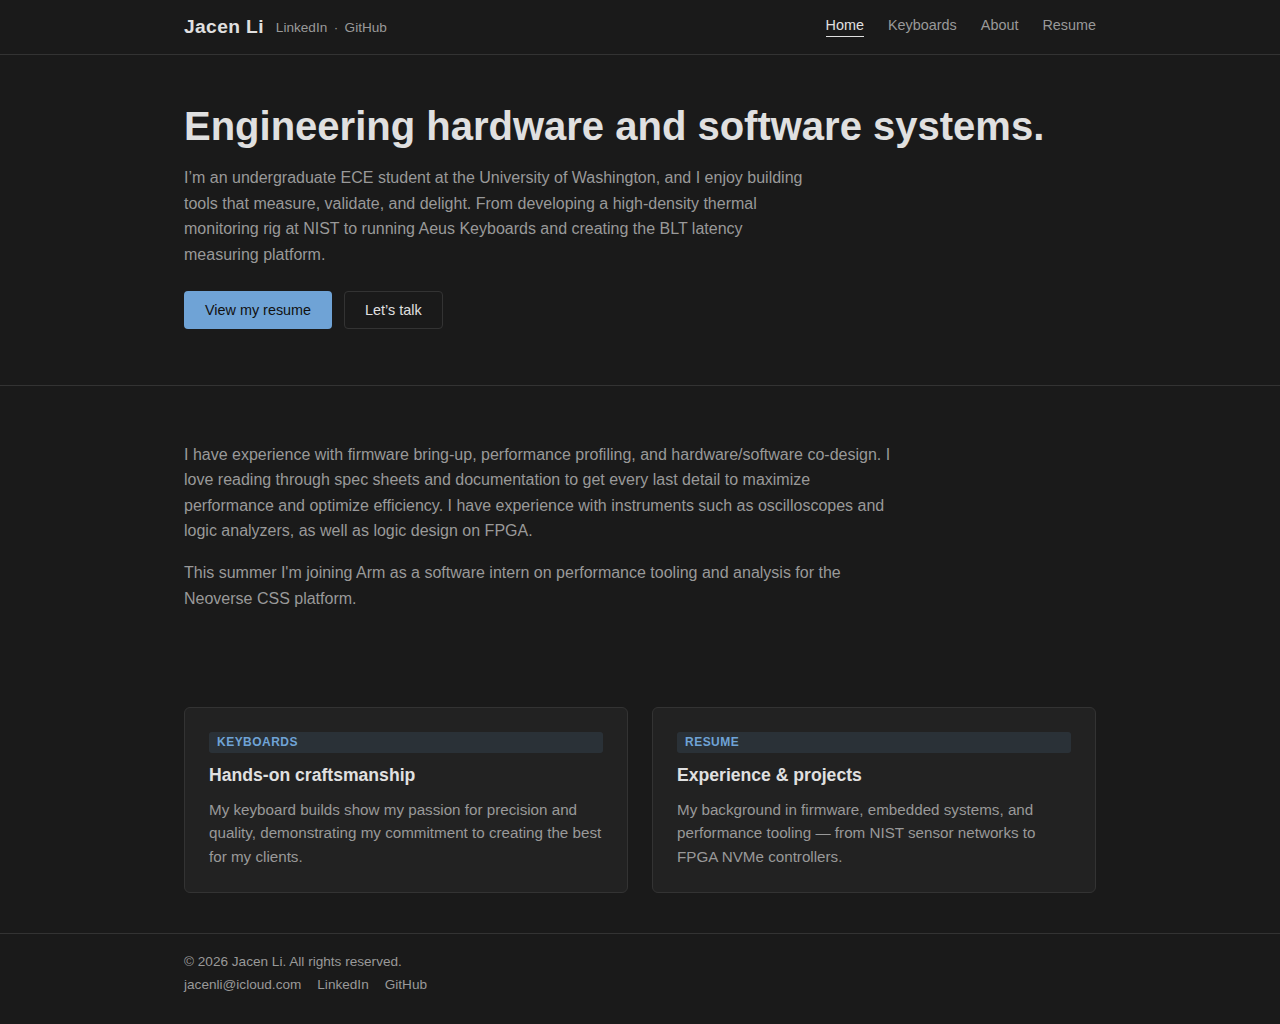
<file: index.html>
<!DOCTYPE html>
  <html lang="en">
    <head>
      <meta charset="utf-8" />
      <meta name="viewport" content="width=device-width, initial-scale=1" />

      <title>Jacen Li — Portfolio</title>
      <link rel="stylesheet" href="styles/main.css" />
    </head>
    <body>
      <header class="site-header">
        <div class="site-header__inner">
          <div class="brand-group">
            <a class="brand" href="index.html">Jacen Li</a>
            <div class="social-links">
              <a href="https://www.linkedin.com/in/jacen-li/" target="_blank" rel="noreferrer">LinkedIn</a>
              <span aria-hidden="true">·</span>
              <a href="https://github.com/jtl06" target="_blank" rel="noreferrer">GitHub</a>
            </div>
          </div>
          <nav class="site-nav">
            <a class="active" aria-current="page" href="index.html">Home</a>
            <a href="keyboards.html">Keyboards</a>
            <a href="about.html">About</a>
            <a href="resume.html">Resume</a>
          </nav>
        </div>
      </header>
      <main>
        <section class="hero">
          <div class="hero__inner">
            <h1>Engineering hardware and software systems.</h1>
            <p>
              I’m an undergraduate ECE student at the University of Washington, and I enjoy building tools that measure, validate, and delight.
              From developing a high-density thermal monitoring rig at NIST to running Aeus Keyboards and creating the BLT
              latency measuring platform.
            </p>
            <div class="hero__actions">
              <a class="button button--primary" href="resume.html">View my resume</a>
              <a class="button button--ghost" href="mailto:jacenli@icloud.com">Let’s talk</a>
            </div>
          </div>
        </section>
        <section class="section">
          <div class="content-intro">
            <p>
              I have experience with firmware bring-up, performance profiling, and hardware/software co-design.
              I love reading through spec sheets and documentation to get every last detail to maximize performance and optimize efficiency.  I have experience with instruments such as oscilloscopes and logic
              analyzers, as well as logic design on FPGA.
            </p><p>
              This summer I'm joining Arm as a software intern on performance tooling and analysis for the Neoverse CSS platform.
            </p>
          </div>
        </section>
        <section class="section">
          <div class="grid grid--two">
            <a class="card card--interactive" href="keyboards.html">
              <span class="pill">Keyboards</span>
              <h2>Hands-on craftsmanship</h2>
              <p>
                My keyboard builds show my passion for precision and quality, demonstrating my commitment to creating the best for my clients.
              </p>
            </a>
            <a class="card card--interactive" href="resume.html">
              <span class="pill">Resume</span>
              <h2>Experience &amp; projects</h2>
              <p>
                My background in firmware, embedded systems, and performance tooling — from NIST sensor networks to FPGA NVMe controllers.
              </p>
            </a>
          </div>
        </section>
      <footer class="site-footer">
        <div class="site-footer__inner">
          <span>© <span id="current-year"></span> Jacen Li. All rights reserved.</span>
          <div class="site-footer__links">
            <a href="mailto:jacenli@icloud.com">jacenli@icloud.com</a>
            <a href="https://www.linkedin.com/in/jacen-li/" target="_blank" rel="noreferrer">LinkedIn</a>
            <a href="https://github.com/jtl06" target="_blank" rel="noreferrer">GitHub</a>
          </div>
        </div>
      </footer>
      <script>
        const yearTarget = document.getElementById("current-year");
        if (yearTarget) {
          yearTarget.textContent = new Date().getFullYear();
        }
      </script>
    </body>
  </html>
</file>
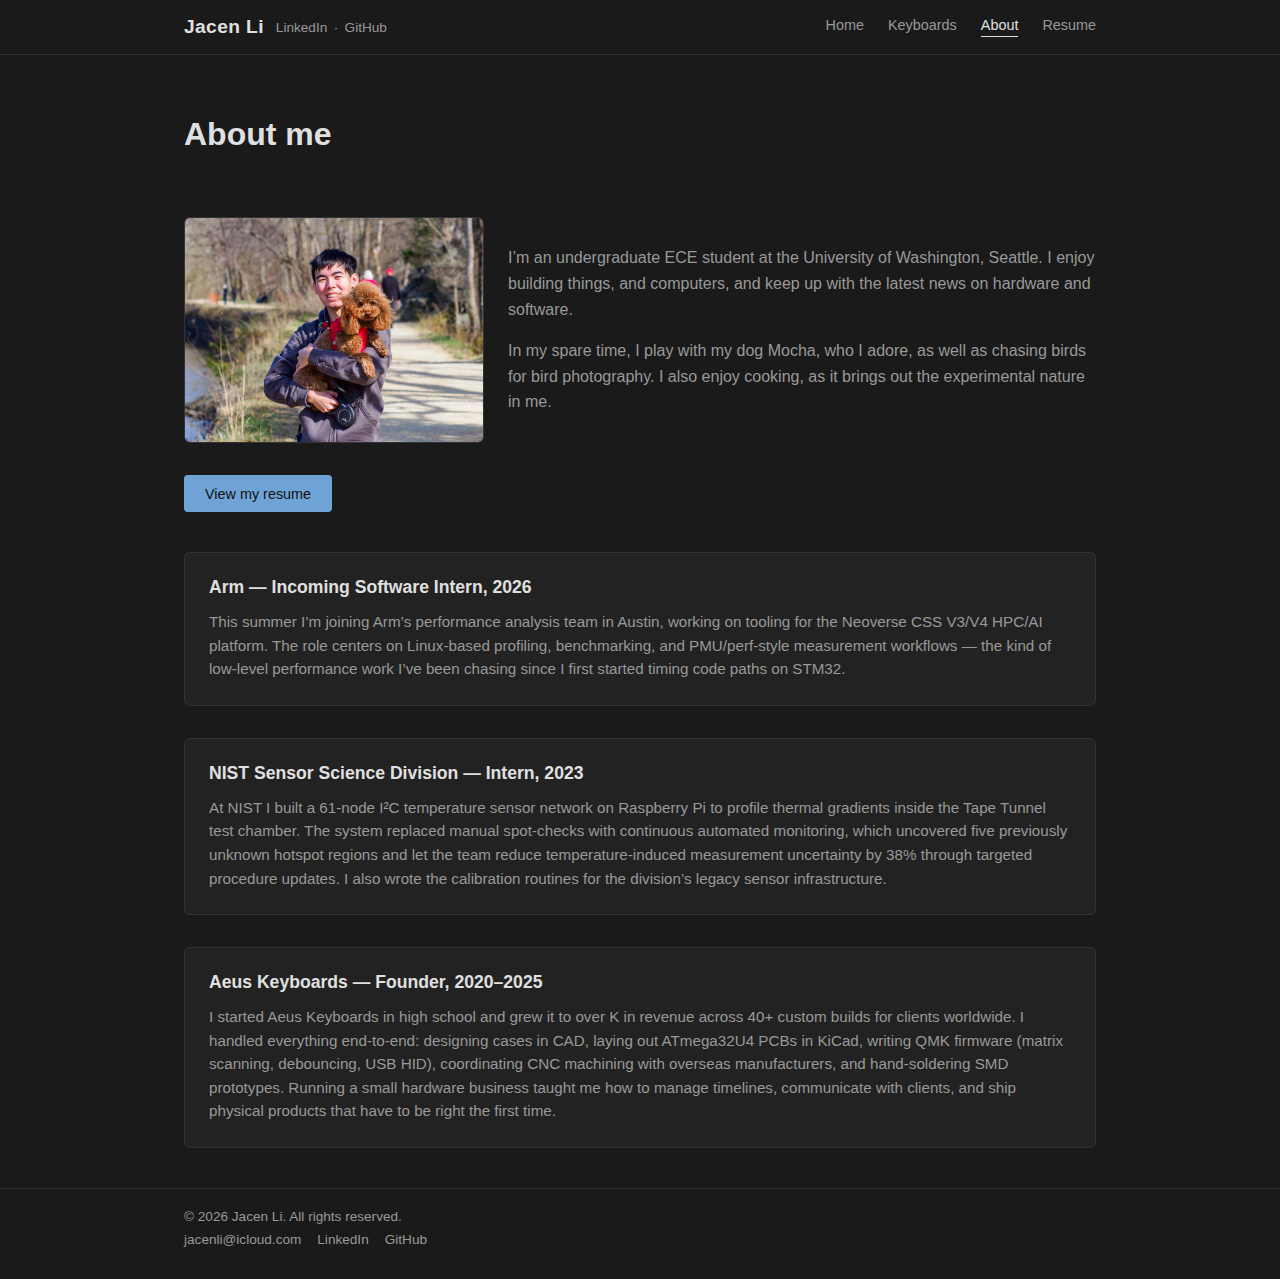
<file: about.html>
<!DOCTYPE html>
<html lang="en">
  <head>
    <meta charset="utf-8" />
    <meta name="viewport" content="width=device-width, initial-scale=1" />

    <title>About — Jacen Li</title>
    <link rel="stylesheet" href="styles/main.css" />
  </head>
  <body>
    <header class="site-header">
      <div class="site-header__inner">
        <div class="brand-group">
          <a class="brand" href="index.html">Jacen Li</a>
          <div class="social-links">
            <a href="https://www.linkedin.com/in/jacen-li/" target="_blank" rel="noreferrer">LinkedIn</a>
            <span aria-hidden="true">·</span>
            <a href="https://github.com/jtl06" target="_blank" rel="noreferrer">GitHub</a>
          </div>
        </div>
        <nav class="site-nav">
          <a href="index.html">Home</a>
          <a href="keyboards.html">Keyboards</a>
          <a class="active" aria-current="page" href="about.html">About</a>
          <a href="resume.html">Resume</a>
        </nav>
      </div>
    </header>
    <main>
      <section class="section">
        <h1>About me</h1>
        <div class="grid grid--stack">
          <div class="profile-card">
            <img
              class="profile-card__photo"
              src="Media/Jacen/jacen_mocha_2025.jpeg"
              alt="Jacen holding Mocha the dog during a walk"
            />
            <div>
              <div class="content-intro">
                <p>
                  I’m an undergraduate ECE student at the University of Washington, Seattle.
                  I enjoy building things, and computers, and keep up with the latest news on hardware and software.
                </p>
                <p>
                  In my spare time, I play with my dog Mocha, who I adore, as well as chasing birds for bird photography. 
                  I also enjoy cooking, as it brings out the experimental nature in me. 
                </p>
              </div>
            </div>
          </div>
        </div>
        <div style="margin-top: 2rem;">
          <a class="button button--primary" href="resume.html">View my resume</a>
        </div>
        <div class="grid grid--stack" style="margin-top: 2.5rem;">
          <article class="card">
            <h2>Arm — Incoming Software Intern, 2026</h2>
            <p>
              This summer I’m joining Arm’s performance analysis team in Austin, working on tooling for the
              Neoverse CSS V3/V4 HPC/AI platform. The role centers on Linux-based profiling, benchmarking, and
              PMU/perf-style measurement workflows — the kind of low-level performance work I’ve been chasing
              since I first started timing code paths on STM32.
            </p>
          </article>
          <article class="card">
            <h2>NIST Sensor Science Division — Intern, 2023</h2>
            <p>
              At NIST I built a 61-node I²C temperature sensor network on Raspberry Pi to profile thermal gradients
              inside the Tape Tunnel test chamber. The system replaced manual spot-checks with continuous automated
              monitoring, which uncovered five previously unknown hotspot regions and let the team reduce
              temperature-induced measurement uncertainty by 38% through targeted procedure updates. I also wrote
              the calibration routines for the division’s legacy sensor infrastructure.
            </p>
          </article>
          <article class="card">
            <h2>Aeus Keyboards — Founder, 2020–2025</h2>
            <p>
              I started Aeus Keyboards in high school and grew it to over K in revenue across 40+ custom builds
              for clients worldwide. I handled everything end-to-end: designing cases in CAD, laying out ATmega32U4
              PCBs in KiCad, writing QMK firmware (matrix scanning, debouncing, USB HID), coordinating CNC
              machining with overseas manufacturers, and hand-soldering SMD prototypes. Running a small hardware
              business taught me how to manage timelines, communicate with clients, and ship physical products
              that have to be right the first time.
            </p>
          </article>
        </div>
      </section>
    </main>
    <footer class="site-footer">
      <div class="site-footer__inner">
        <span>© <span id="current-year"></span> Jacen Li. All rights reserved.</span>
        <div class="site-footer__links">
          <a href="mailto:jacenli@icloud.com">jacenli@icloud.com</a>
          <a href="https://www.linkedin.com/in/jacen-li/" target="_blank" rel="noreferrer">LinkedIn</a>
          <a href="https://github.com/jtl06" target="_blank" rel="noreferrer">GitHub</a>
        </div>
      </div>
    </footer>
    <script>
      const yearTarget = document.getElementById("current-year");
      if (yearTarget) {
        yearTarget.textContent = new Date().getFullYear();
      }
    </script>
  </body>
</html>
</file>
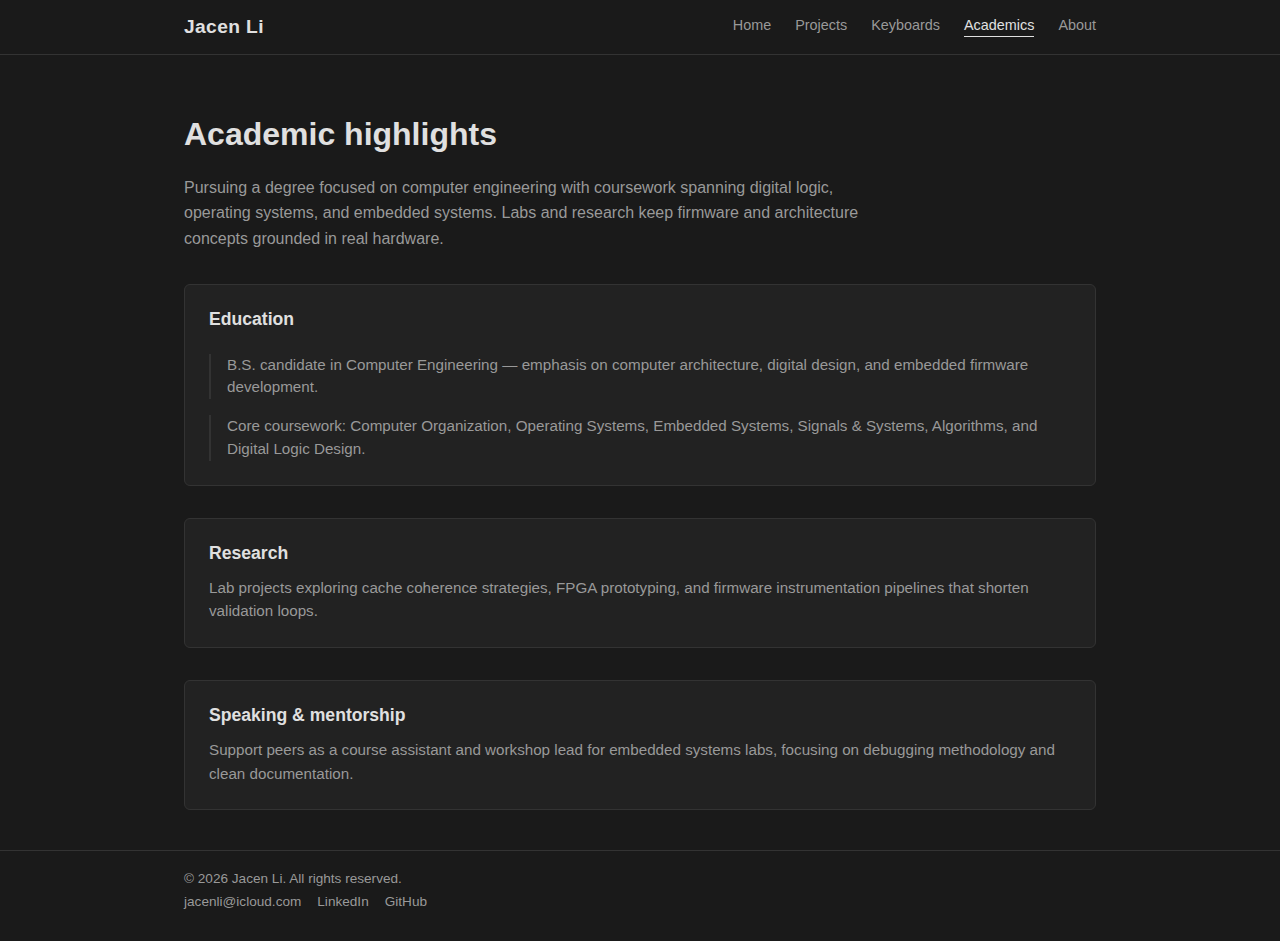
<file: academics.html>
<!DOCTYPE html>
<html lang="en">
  <head>
    <meta charset="utf-8" />
    <meta name="viewport" content="width=device-width, initial-scale=1" />
    <title>Academics — Jacen Li</title>
    <link rel="stylesheet" href="styles/main.css" />
  </head>
  <body>
    <header class="site-header">
      <div class="site-header__inner">
        <a class="brand" href="index.html">Jacen Li</a>
        <nav class="site-nav">
          <a href="index.html">Home</a>
          <a href="projects.html">Projects</a>
          <a href="keyboards.html">Keyboards</a>
          <a class="active" aria-current="page" href="academics.html">Academics</a>
          <a href="about.html">About</a>
        </nav>
      </div>
    </header>

    <main>
      <section class="section">
        <h1>Academic highlights</h1>
        <div class="content-intro">
          <p>
            Pursuing a degree focused on computer engineering with coursework spanning digital logic, operating systems,
            and embedded systems. Labs and research keep firmware and architecture concepts grounded in real hardware.
          </p>
        </div>

        <div class="grid grid--stack">
          <article class="card">
            <h2>Education</h2>
            <ul class="list">
              <li class="list__item">
                B.S. candidate in Computer Engineering — emphasis on computer architecture, digital design, and embedded
                firmware development.
              </li>
              <li class="list__item">
                Core coursework: Computer Organization, Operating Systems, Embedded Systems, Signals &amp; Systems,
                Algorithms, and Digital Logic Design.
              </li>
            </ul>
          </article>

          <article class="card">
            <h2>Research</h2>
            <p>
              Lab projects exploring cache coherence strategies, FPGA prototyping, and firmware instrumentation pipelines
              that shorten validation loops.
            </p>
          </article>

          <article class="card">
            <h2>Speaking &amp; mentorship</h2>
            <p>
              Support peers as a course assistant and workshop lead for embedded systems labs, focusing on debugging
              methodology and clean documentation.
            </p>
          </article>
        </div>
      </section>
    </main>

    <footer class="site-footer">
      <div class="site-footer__inner">
        <span>© <span id="current-year"></span> Jacen Li. All rights reserved.</span>
        <div class="site-footer__links">
          <a href="mailto:jacenli@icloud.com">jacenli@icloud.com</a>
          <a href="https://www.linkedin.com/in/jacen-li/" target="_blank" rel="noreferrer">LinkedIn</a>
          <a href="https://github.com/jtl06" target="_blank" rel="noreferrer">GitHub</a>
        </div>
      </div>
    </footer>

    <script>
      const yearTarget = document.getElementById("current-year");
      if (yearTarget) {
        yearTarget.textContent = new Date().getFullYear();
      }
    </script>
  </body>
</html>
</file>
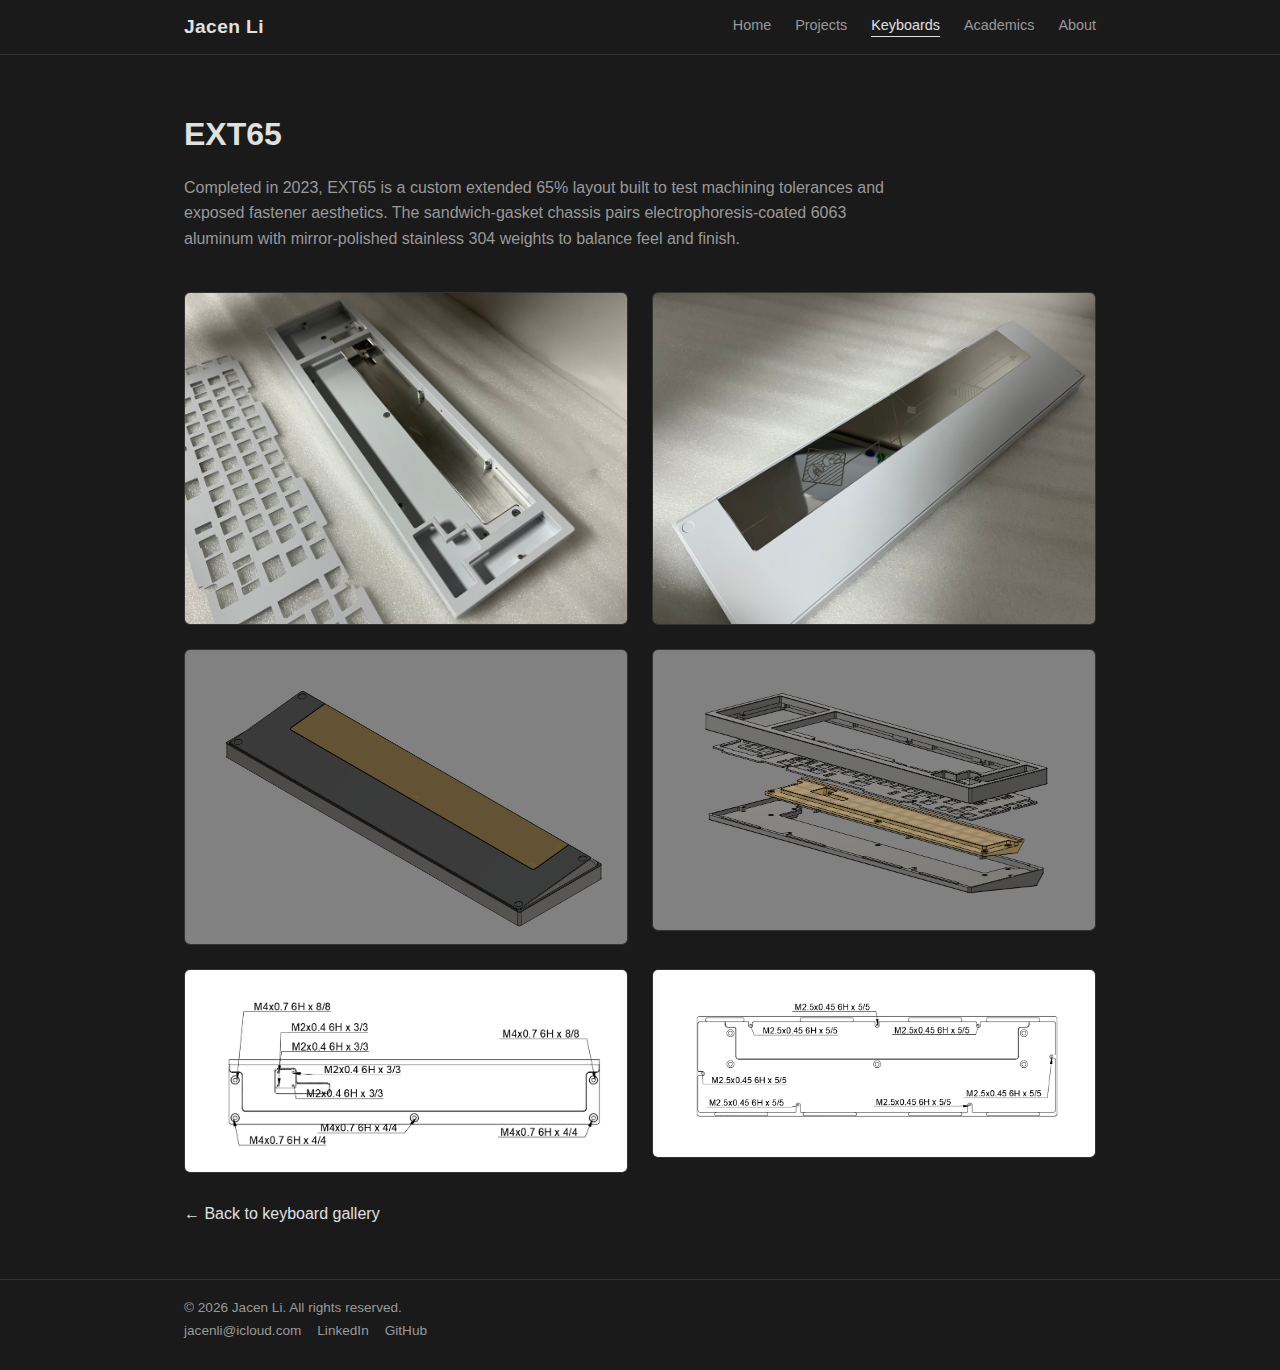
<file: keyboard-ext65.html>
<!DOCTYPE html>
<html lang="en">
  <head>
    <meta charset="utf-8" />
    <meta name="viewport" content="width=device-width, initial-scale=1" />
    <title>EXT65 — Jacen Li</title>
    <link rel="stylesheet" href="styles/main.css" />
  </head>
  <body>
    <header class="site-header">
      <div class="site-header__inner">
        <a class="brand" href="index.html">Jacen Li</a>
        <nav class="site-nav">
          <a href="index.html">Home</a>
          <a href="projects.html">Projects</a>
          <a class="active" aria-current="page" href="keyboards.html">Keyboards</a>
          <a href="academics.html">Academics</a>
          <a href="about.html">About</a>
        </nav>
      </div>
    </header>

    <main>
      <section class="section">
        <div class="page-intro">
          <h1>EXT65</h1>
          <p class="content-intro">
            Completed in 2023, EXT65 is a custom extended 65% layout built to test machining tolerances and exposed
            fastener aesthetics. The sandwich-gasket chassis pairs electrophoresis-coated 6063 aluminum with mirror-polished
            stainless 304 weights to balance feel and finish.
          </p>
        </div>

        <div class="gallery">
          <img class="gallery__image" src="Media/EXT65/EXT65Full.jpg" alt="EXT65 top overview with keycaps installed" />
          <img class="gallery__image" src="Media/EXT65/EXT65Rear.jpg" alt="EXT65 rear angle with exposed fasteners" />
          <img class="gallery__image" src="Media/EXT65/EXT65CAD.png" alt="CAD render of EXT65 assembled chassis" />
          <img class="gallery__image" src="Media/EXT65/EXT65CAD_exploded.png" alt="Exploded CAD view of EXT65 components" />
          <img class="gallery__image" src="Media/EXT65/EXT65WEIGHT_THREADS.png" alt="Close-up of EXT65 weight mounting threads" />
          <img class="gallery__image" src="Media/EXT65/EXT65_Bottom_Technical_Drawing.png" alt="Technical drawing of EXT65 bottom case" />
        </div>

        <p style="margin-top: 2rem;">
          <a href="keyboards.html">← Back to keyboard gallery</a>
        </p>
      </section>
    </main>

    <footer class="site-footer">
      <div class="site-footer__inner">
        <span>© <span id="current-year"></span> Jacen Li. All rights reserved.</span>
        <div class="site-footer__links">
          <a href="mailto:jacenli@icloud.com">jacenli@icloud.com</a>
          <a href="https://www.linkedin.com/in/jacen-li/" target="_blank" rel="noreferrer">LinkedIn</a>
          <a href="https://github.com/jtl06" target="_blank" rel="noreferrer">GitHub</a>
        </div>
      </div>
    </footer>

    <script>
      const yearTarget = document.getElementById("current-year");
      if (yearTarget) {
        yearTarget.textContent = new Date().getFullYear();
      }
    </script>
  </body>
</html>
</file>
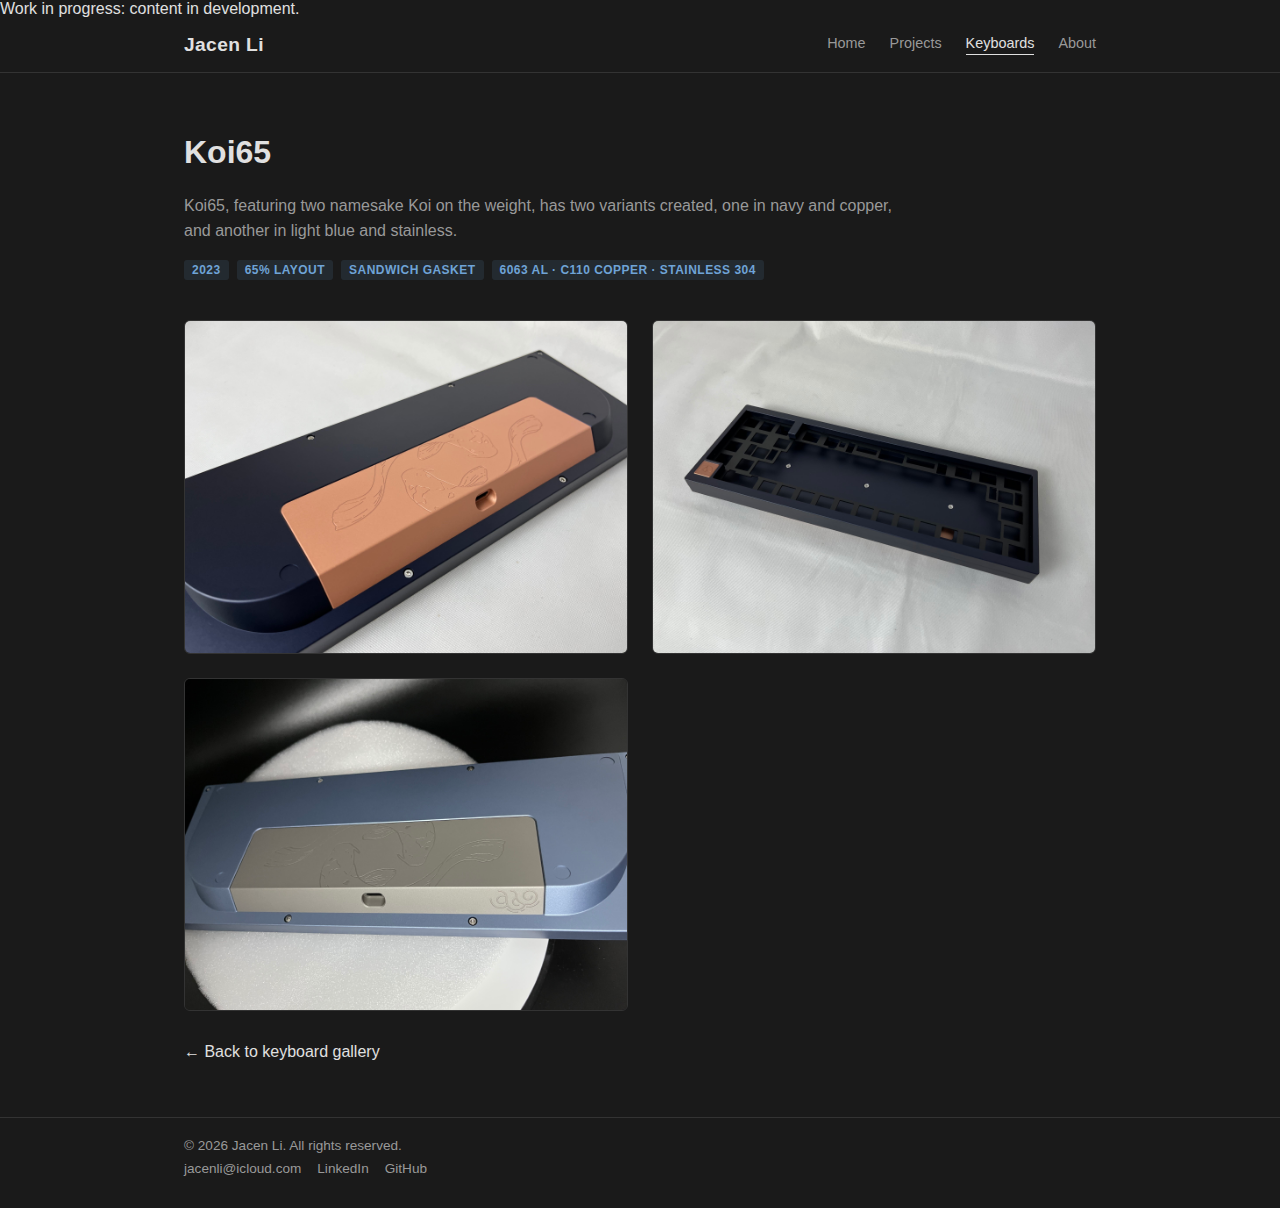
<file: keyboard-koi65.html>
<!DOCTYPE html>
<html lang="en">
  <head>
    <meta charset="utf-8" />
    <meta name="viewport" content="width=device-width, initial-scale=1" />
    <title>Koi65 — Jacen Li</title>
    <link rel="stylesheet" href="styles/main.css" />
  </head>
  <body>
    <div class="banner">Work in progress: content in development.</div>
    <header class="site-header">
      <div class="site-header__inner">
        <a class="brand" href="index.html">Jacen Li</a>
        <nav class="site-nav">
          <a href="index.html">Home</a>
          <a href="projects.html">Projects</a>
          <a class="active" aria-current="page" href="keyboards.html">Keyboards</a>
          <a href="about.html">About</a>
        </nav>
      </div>
    </header>

    <main>
      <section class="section">
        <div class="page-intro">
          <h1>Koi65</h1>
          <p class="content-intro">
            Koi65, featuring two namesake Koi on the weight, has two variants created, one in navy and copper, and another in light blue and stainless. 
          </p>
          <ul class="meta-list">
            <li class="meta-list__item">2023</li>
            <li class="meta-list__item">65% layout</li>
            <li class="meta-list__item">Sandwich gasket</li>
            <li class="meta-list__item">6063 Al · C110 copper · stainless 304</li>
          </ul>
        </div>

        <div class="gallery">
          <img class="gallery__image" src="Media/Koi65/Koi65Closeback.jpg" alt="Close-up of Koi65 rear weight and finish" />
          <img class="gallery__image" src="Media/Koi65/Koi65%20Rear.jpg" alt="Rear view of Koi65 keyboard showing koi engraving" />
          <img class="gallery__image" src="Media/Koi65/Koi65_alt.jpg" alt="Stainless steel Koi65 variant with alternate weight design" />
        </div>

        <p style="margin-top: 2rem;">
          <a href="keyboards.html">← Back to keyboard gallery</a>
        </p>
      </section>
    </main>

    <footer class="site-footer">
      <div class="site-footer__inner">
        <span>© <span id="current-year"></span> Jacen Li. All rights reserved.</span>
        <div class="site-footer__links">
          <a href="mailto:jacenli@icloud.com">jacenli@icloud.com</a>
          <a href="https://www.linkedin.com/in/jacen-li/" target="_blank" rel="noreferrer">LinkedIn</a>
          <a href="https://github.com/jtl06" target="_blank" rel="noreferrer">GitHub</a>
        </div>
      </div>
    </footer>

    <script>
      const yearTarget = document.getElementById("current-year");
      if (yearTarget) {
        yearTarget.textContent = new Date().getFullYear();
      }
    </script>
  </body>
</html>
</file>
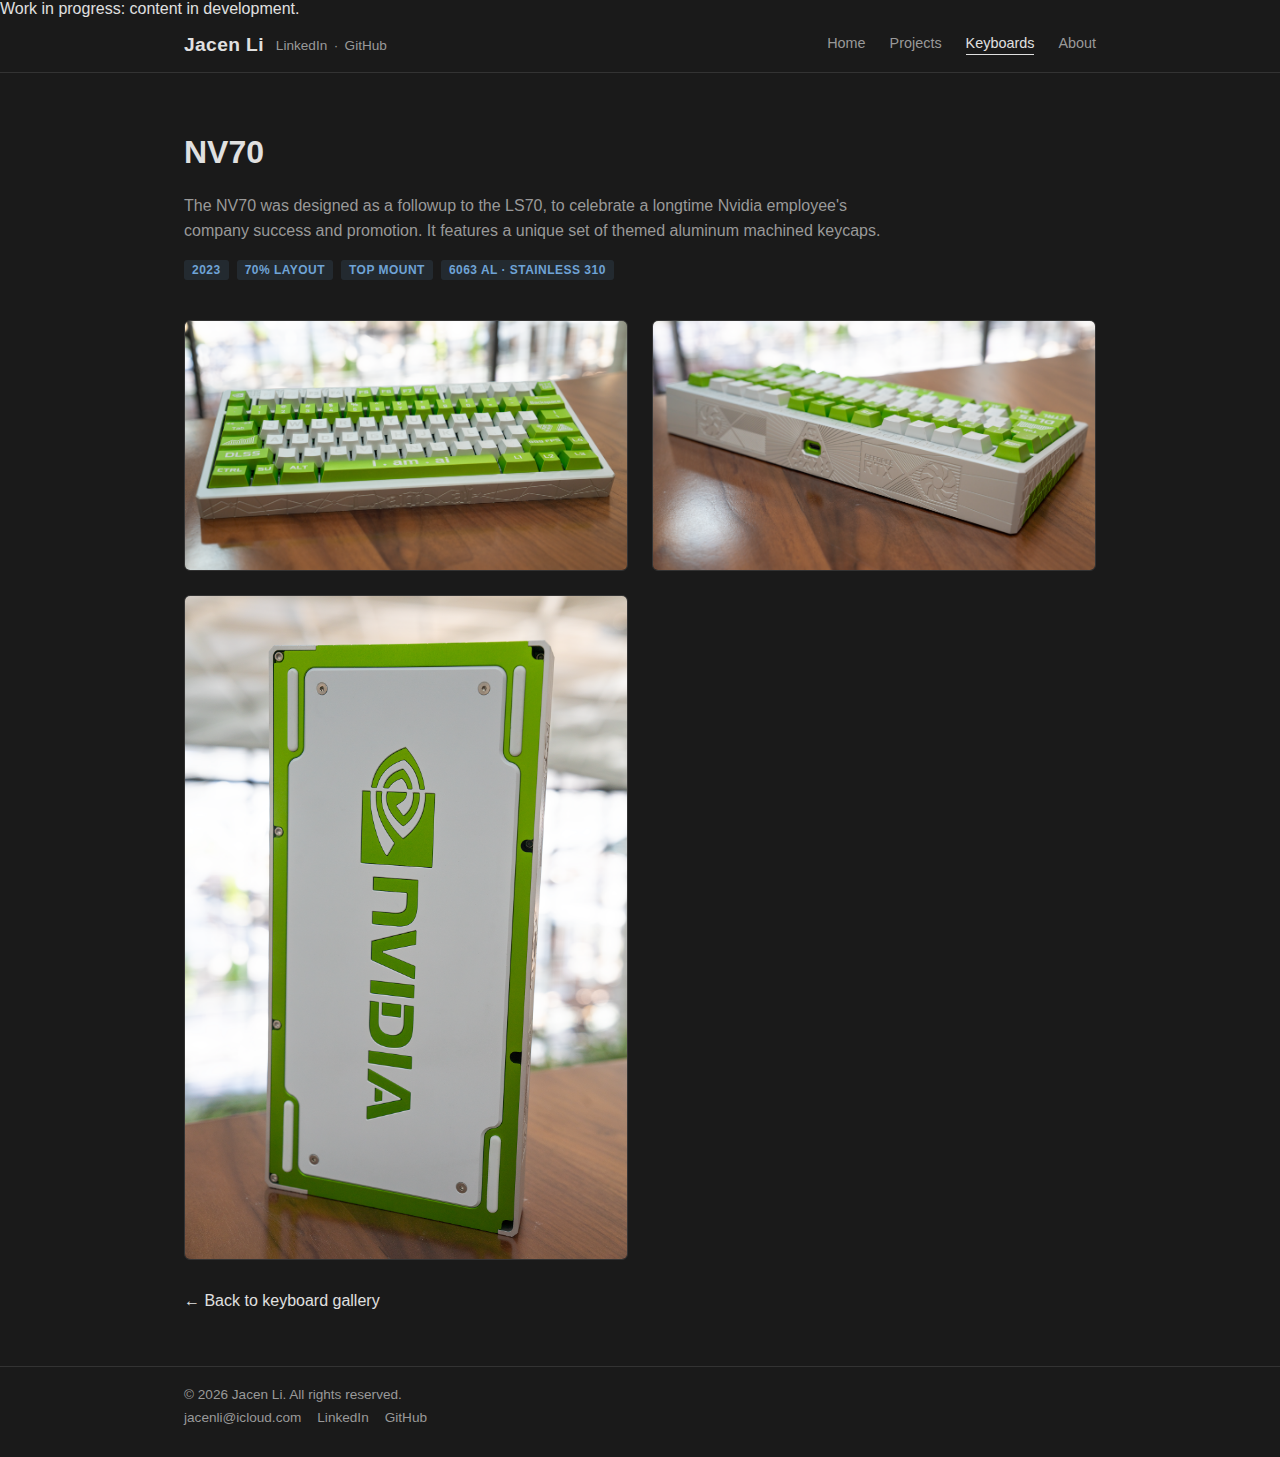
<file: keyboard-nv70.html>
<!DOCTYPE html>
<html lang="en">
  <head>
    <meta charset="utf-8" />
    <meta name="viewport" content="width=device-width, initial-scale=1" />
    <title>NV70 — Jacen Li</title>
    <link rel="stylesheet" href="styles/main.css" />
  </head>
  <body>
    <div class="banner">Work in progress: content in development.</div>
    <header class="site-header">
      <div class="site-header__inner">
        <div class="brand-group">
          <a class="brand" href="index.html">Jacen Li</a>
          <div class="social-links">
            <a href="https://www.linkedin.com/in/jacen-li/" target="_blank" rel="noreferrer">LinkedIn</a>
            <span aria-hidden="true">·</span>
            <a href="https://github.com/jtl06" target="_blank" rel="noreferrer">GitHub</a>
          </div>
        </div>
        <nav class="site-nav">
          <a href="index.html">Home</a>
          <a href="projects.html">Projects</a>
          <a class="active" aria-current="page" href="keyboards.html">Keyboards</a>
          <a href="about.html">About</a>
        </nav>
      </div>
    </header>

    <main>
      <section class="section">
        <div class="page-intro">
          <h1>NV70</h1>
          <p class="content-intro">
            The NV70 was designed as a followup to the LS70, to celebrate a longtime Nvidia employee's company success and promotion. It features a unique set of themed aluminum machined keycaps. 
          </p>
          <ul class="meta-list">
            <li class="meta-list__item">2023</li>
            <li class="meta-list__item">70% Layout</li>
            <li class="meta-list__item">Top mount</li>
            <li class="meta-list__item">6063 Al · stainless 310</li>
          </ul>
        </div>

        <div class="gallery">
          <img class="gallery__image" src="Media/NV70/NV70_FrontView.png" alt="NV70 southpaw keyboard front view" />
          <img class="gallery__image" src="Media/NV70/NV70_BackSide_View.png" alt="NV70 keyboard rear and side view" />
          <img class="gallery__image" src="Media/NV70/NV70_Back_Upright_View.png" alt="NV70 upright angle showing weight" />
        </div>

        <p style="margin-top: 2rem;">
          <a href="keyboards.html">← Back to keyboard gallery</a>
        </p>
      </section>
    </main>

    <footer class="site-footer">
      <div class="site-footer__inner">
        <span>© <span id="current-year"></span> Jacen Li. All rights reserved.</span>
        <div class="site-footer__links">
          <a href="mailto:jacenli@icloud.com">jacenli@icloud.com</a>
          <a href="https://www.linkedin.com/in/jacen-li/" target="_blank" rel="noreferrer">LinkedIn</a>
          <a href="https://github.com/jtl06" target="_blank" rel="noreferrer">GitHub</a>
        </div>
      </div>
    </footer>

    <script>
      const yearTarget = document.getElementById("current-year");
      if (yearTarget) {
        yearTarget.textContent = new Date().getFullYear();
      }
    </script>
  </body>
</html>
</file>
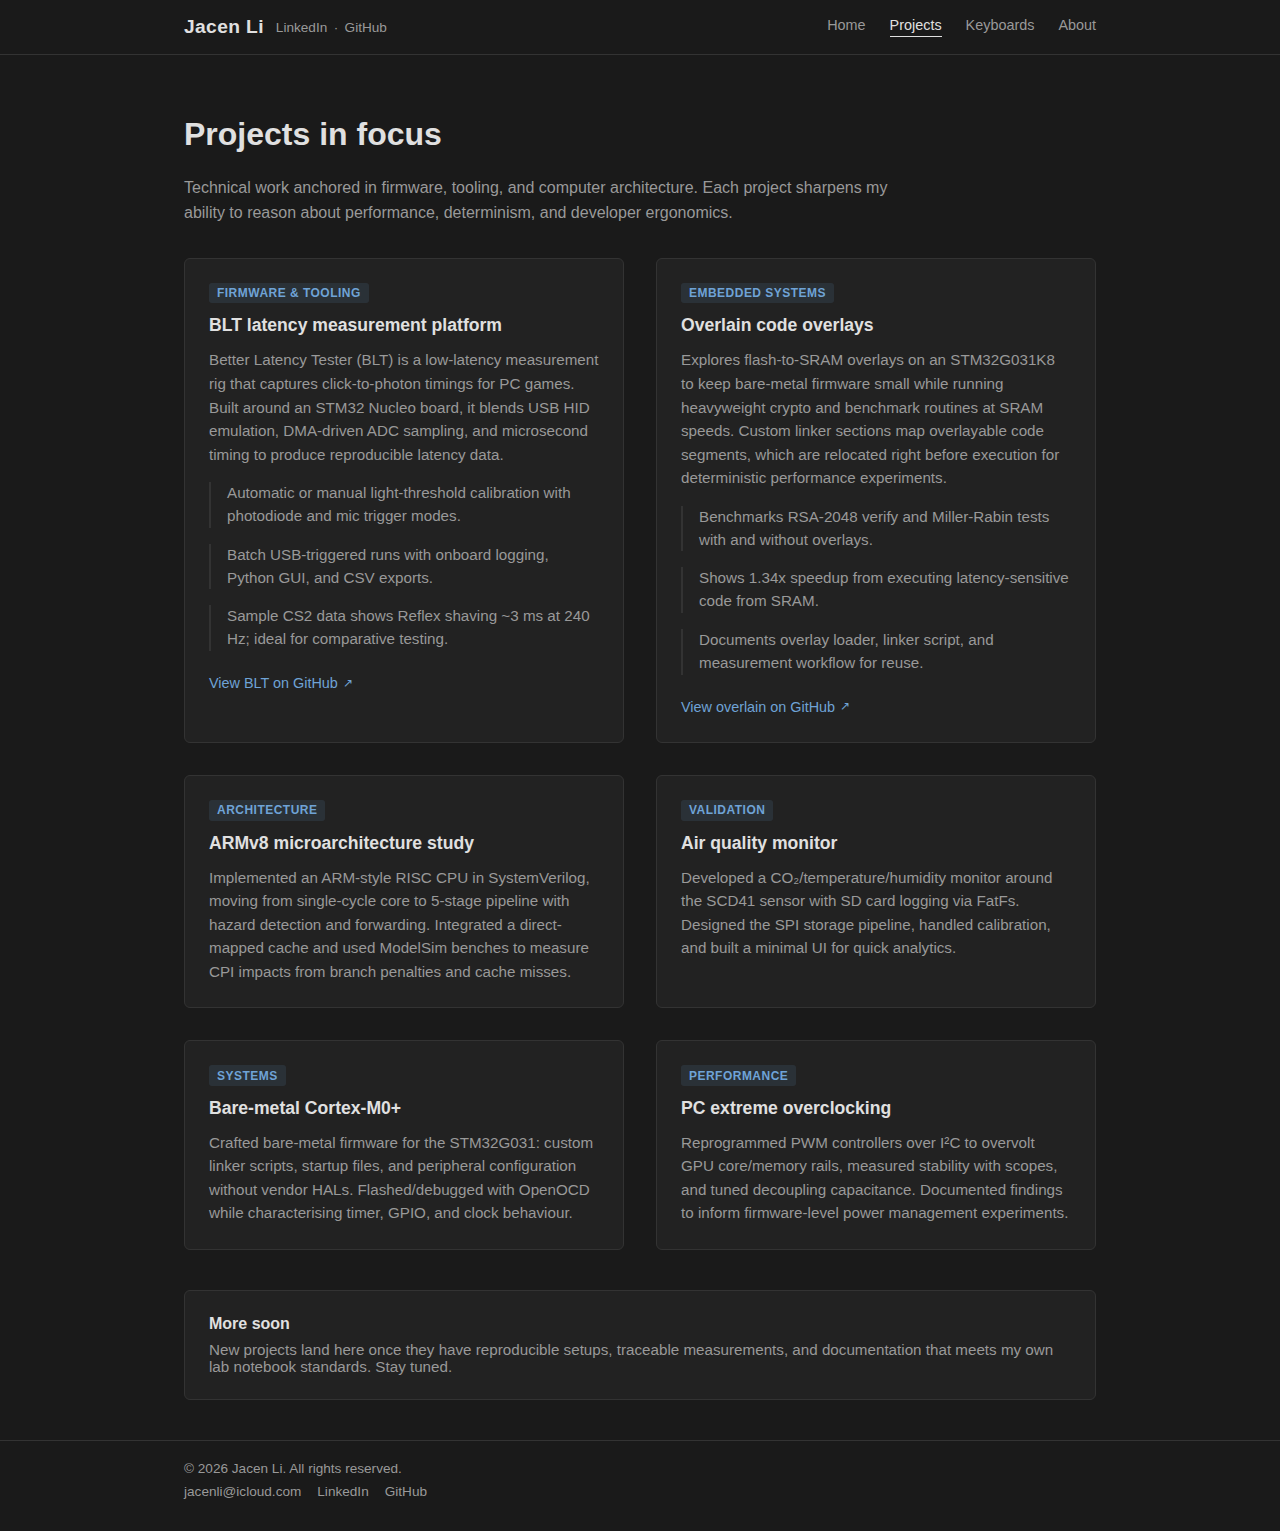
<file: projects.html>
<!DOCTYPE html>
<html lang="en">
  <head>
    <meta charset="utf-8" />
    <meta name="viewport" content="width=device-width, initial-scale=1" />
  <meta name="robots" content="noindex, nofollow" />
    <title>Projects — Jacen Li</title>
    <link rel="stylesheet" href="styles/main.css" />
  </head>
  <body>
    <header class="site-header">
      <div class="site-header__inner">
        <div class="brand-group">
          <a class="brand" href="index.html">Jacen Li</a>
          <div class="social-links">
            <a href="https://www.linkedin.com/in/jacen-li/" target="_blank" rel="noreferrer">LinkedIn</a>
            <span aria-hidden="true">·</span>
            <a href="https://github.com/jtl06" target="_blank" rel="noreferrer">GitHub</a>
          </div>
        </div>
        <nav class="site-nav">
          <a href="index.html">Home</a>
          <a class="active" aria-current="page" href="projects.html">Projects</a>
          <a href="keyboards.html">Keyboards</a>
          <a href="about.html">About</a>
        </nav>
      </div>
    </header>
    <main>
      <section class="section">
        <h1>Projects in focus</h1>
        <div class="content-intro">
          <p>
            Technical work anchored in firmware, tooling, and computer architecture. Each project sharpens my ability to
            reason about performance, determinism, and developer ergonomics.
          </p>
        </div>
        <div class="grid grid--two grid--stack">
          <article class="card">
            <span class="pill">Firmware &amp; Tooling</span>
            <h2>BLT latency measurement platform</h2>
            <p>
              Better Latency Tester (BLT) is a low-latency measurement rig that captures click-to-photon timings for PC games.
              Built around an STM32 Nucleo board, it blends USB HID emulation, DMA-driven ADC sampling, and microsecond timing
              to produce reproducible latency data.
            </p>
            <ul class="list" style="margin-top: 1rem;">
              <li class="list__item">Automatic or manual light-threshold calibration with photodiode and mic trigger modes.</li>
              <li class="list__item">Batch USB-triggered runs with onboard logging, Python GUI, and CSV exports.</li>
              <li class="list__item">Sample CS2 data shows Reflex shaving ~3 ms at 240 Hz; ideal for comparative testing.</li>
            </ul>
          <p style="margin-top: 1.25rem;">
              <a class="cta-link" href="https://github.com/jtl06/BLT" target="_blank" rel="noreferrer">View BLT on GitHub</a>
            </p>
          </article>
          <article class="card">
            <span class="pill">Embedded Systems</span>
            <h2>Overlain code overlays</h2>
            <p>
              Explores flash-to-SRAM overlays on an STM32G031K8 to keep bare-metal firmware small while running heavyweight
              crypto and benchmark routines at SRAM speeds. Custom linker sections map overlayable code segments, which are
              relocated right before execution for deterministic performance experiments.
            </p>
            <ul class="list" style="margin-top: 1rem;">
              <li class="list__item">Benchmarks RSA-2048 verify and Miller-Rabin tests with and without overlays.</li>
              <li class="list__item">Shows 1.34x speedup from executing latency-sensitive code from SRAM.</li>
              <li class="list__item">Documents overlay loader, linker script, and measurement workflow for reuse.</li>
            </ul>
            <p style="margin-top: 1.25rem;">
              <a class="cta-link" href="https://github.com/jtl06/overlain" target="_blank" rel="noreferrer">View overlain on GitHub</a>
            </p>
          </article>
          <article class="card">
            <span class="pill">Architecture</span>
            <h2>ARMv8 microarchitecture study</h2>
            <p>
              Implemented an ARM-style RISC CPU in SystemVerilog, moving from single-cycle core to 5-stage pipeline with
              hazard detection and forwarding. Integrated a direct-mapped cache and used ModelSim benches to measure CPI
              impacts from branch penalties and cache misses.
            </p>
          </article>
          <article class="card">
            <span class="pill">Validation</span>
            <h2>Air quality monitor</h2>
            <p>
              Developed a CO₂/temperature/humidity monitor around the SCD41 sensor with SD card logging via FatFs.
              Designed the SPI storage pipeline, handled calibration, and built a minimal UI for quick analytics.
            </p>
          </article>
          <article class="card">
            <span class="pill">Systems</span>
            <h2>Bare-metal Cortex-M0+</h2>
            <p>
              Crafted bare-metal firmware for the STM32G031: custom linker scripts, startup files, and peripheral
              configuration without vendor HALs. Flashed/debugged with OpenOCD while characterising timer, GPIO, and clock
              behaviour.
            </p>
          </article>
          <article class="card">
            <span class="pill">Performance</span>
            <h2>PC extreme overclocking</h2>
            <p>
              Reprogrammed PWM controllers over I²C to overvolt GPU core/memory rails, measured stability with scopes, and
              tuned decoupling capacitance. Documented findings to inform firmware-level power management experiments.
            </p>
          </article>
        </div>
        <div class="callout">
          <h3>More soon</h3>
          <p>
            New projects land here once they have reproducible setups, traceable measurements, and documentation that
            meets my own lab notebook standards. Stay tuned.
          </p>
        </div>
      </section>
    </main>
    <footer class="site-footer">
      <div class="site-footer__inner">
        <span>© <span id="current-year"></span> Jacen Li. All rights reserved.</span>
        <div class="site-footer__links">
          <a href="mailto:jacenli@icloud.com">jacenli@icloud.com</a>
          <a href="https://www.linkedin.com/in/jacen-li/" target="_blank" rel="noreferrer">LinkedIn</a>
          <a href="https://github.com/jtl06" target="_blank" rel="noreferrer">GitHub</a>
        </div>
      </div>
    </footer>
    <script>
      const yearTarget = document.getElementById("current-year");
      if (yearTarget) {
        yearTarget.textContent = new Date().getFullYear();
      }
    </script>
  </body>
</html>
</file>
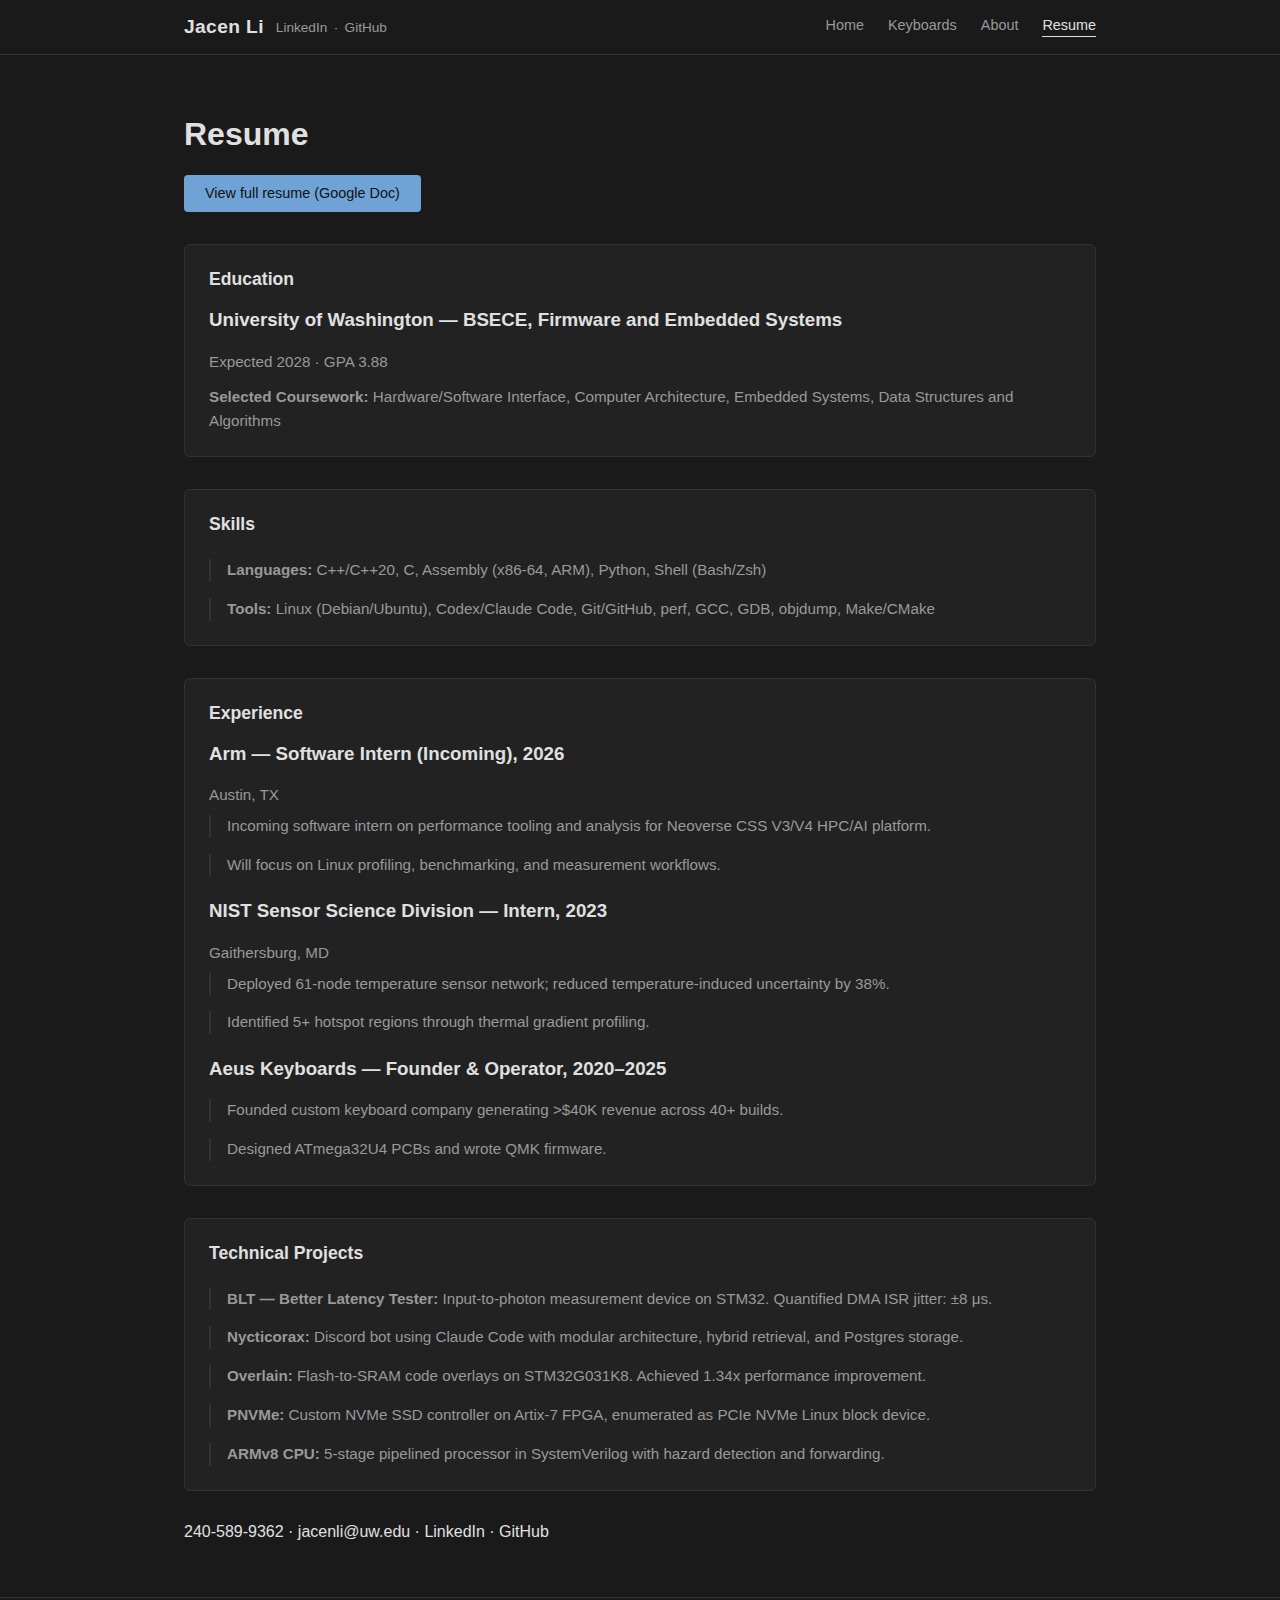
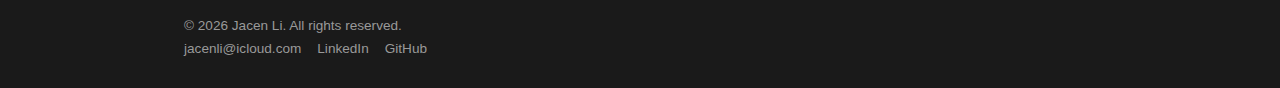
<file: resume.html>
<!DOCTYPE html>
<html lang="en">
  <head>
    <meta charset="utf-8" />
    <meta name="viewport" content="width=device-width, initial-scale=1" />

    <title>Resume — Jacen Li</title>
    <link rel="stylesheet" href="styles/main.css" />
  </head>
  <body>
    <header class="site-header">
      <div class="site-header__inner">
        <div class="brand-group">
          <a class="brand" href="index.html">Jacen Li</a>
          <div class="social-links">
            <a href="https://www.linkedin.com/in/jacen-li/" target="_blank" rel="noreferrer">LinkedIn</a>
            <span aria-hidden="true">·</span>
            <a href="https://github.com/jtl06" target="_blank" rel="noreferrer">GitHub</a>
          </div>
        </div>
        <nav class="site-nav">
          <a href="index.html">Home</a>
          <a href="keyboards.html">Keyboards</a>
          <a href="about.html">About</a>
          <a class="active" aria-current="page" href="resume.html">Resume</a>
        </nav>
      </div>
    </header>
    <main>
      <section class="section">
        <h1>Resume</h1>
        <div style="margin-bottom: 2rem;">
          <a class="button button--primary" href="https://docs.google.com/document/d/17ZXuYeBCd1xlnoa4w62w2i6dX0L4njB9sND8Ley_FxY/edit?usp=sharing" target="_blank" rel="noreferrer">View full resume (Google Doc)</a>
        </div>

        <div class="grid grid--stack">
          <article class="card">
            <h2>Education</h2>
            <h3>University of Washington — BSECE, Firmware and Embedded Systems</h3>
            <p>Expected 2028 &middot; GPA 3.88</p>
            <p style="margin-top: 0.75rem;">
              <strong>Selected Coursework:</strong> Hardware/Software Interface, Computer Architecture, Embedded Systems, Data Structures and Algorithms
            </p>
          </article>

          <article class="card">
            <h2>Skills</h2>
            <ul class="list">
              <li class="list__item"><strong>Languages:</strong> C++/C++20, C, Assembly (x86-64, ARM), Python, Shell (Bash/Zsh)</li>
              <li class="list__item"><strong>Tools:</strong> Linux (Debian/Ubuntu), Codex/Claude Code, Git/GitHub, perf, GCC, GDB, objdump, Make/CMake</li>
            </ul>
          </article>

          <article class="card">
            <h2>Experience</h2>

            <h3>Arm — Software Intern (Incoming), 2026</h3>
            <p>Austin, TX</p>
            <ul class="list" style="margin-top: 0.5rem;">
              <li class="list__item">Incoming software intern on performance tooling and analysis for Neoverse CSS V3/V4 HPC/AI platform.</li>
              <li class="list__item">Will focus on Linux profiling, benchmarking, and measurement workflows.</li>
            </ul>

            <h3 style="margin-top: 1.5rem;">NIST Sensor Science Division — Intern, 2023</h3>
            <p>Gaithersburg, MD</p>
            <ul class="list" style="margin-top: 0.5rem;">
              <li class="list__item">Deployed 61-node temperature sensor network; reduced temperature-induced uncertainty by 38%.</li>
              <li class="list__item">Identified 5+ hotspot regions through thermal gradient profiling.</li>
            </ul>

            <h3 style="margin-top: 1.5rem;">Aeus Keyboards — Founder &amp; Operator, 2020–2025</h3>
            <ul class="list" style="margin-top: 0.5rem;">
              <li class="list__item">Founded custom keyboard company generating &gt;$40K revenue across 40+ builds.</li>
              <li class="list__item">Designed ATmega32U4 PCBs and wrote QMK firmware.</li>
            </ul>
          </article>

          <article class="card">
            <h2>Technical Projects</h2>
            <ul class="list">
              <li class="list__item"><strong>BLT — Better Latency Tester:</strong> Input-to-photon measurement device on STM32. Quantified DMA ISR jitter: &plusmn;8 &mu;s.</li>
              <li class="list__item"><strong>Nycticorax:</strong> Discord bot using Claude Code with modular architecture, hybrid retrieval, and Postgres storage.</li>
              <li class="list__item"><strong>Overlain:</strong> Flash-to-SRAM code overlays on STM32G031K8. Achieved 1.34x performance improvement.</li>
              <li class="list__item"><strong>PNVMe:</strong> Custom NVMe SSD controller on Artix-7 FPGA, enumerated as PCIe NVMe Linux block device.</li>
              <li class="list__item"><strong>ARMv8 CPU:</strong> 5-stage pipelined processor in SystemVerilog with hazard detection and forwarding.</li>
            </ul>
          </article>
        </div>

        <div style="margin-top: 2rem;">
          <p>240-589-9362 &middot; <a href="mailto:jacenli@uw.edu">jacenli@uw.edu</a> &middot; <a href="https://www.linkedin.com/in/jacen-li/" target="_blank" rel="noreferrer">LinkedIn</a> &middot; <a href="https://github.com/jtl06" target="_blank" rel="noreferrer">GitHub</a></p>
        </div>
      </section>
    </main>
    <footer class="site-footer">
      <div class="site-footer__inner">
        <span>© <span id="current-year"></span> Jacen Li. All rights reserved.</span>
        <div class="site-footer__links">
          <a href="mailto:jacenli@icloud.com">jacenli@icloud.com</a>
          <a href="https://www.linkedin.com/in/jacen-li/" target="_blank" rel="noreferrer">LinkedIn</a>
          <a href="https://github.com/jtl06" target="_blank" rel="noreferrer">GitHub</a>
        </div>
      </div>
    </footer>
    <script>
      const yearTarget = document.getElementById("current-year");
      if (yearTarget) {
        yearTarget.textContent = new Date().getFullYear();
      }
    </script>
  </body>
</html>
</file>
<file: styles/main.css>
:root {
  --background: #1a1a1a;
  --surface: #222222;
  --text: #e0e0e0;
  --subtle: #999999;
  --accent: #6fa3d6;
  --accent-dim: rgba(111, 163, 214, 0.12);
  --border: #333333;
  --max-width: 960px;
}

*,
*::before,
*::after {
  box-sizing: border-box;
}

html {
  font-size: 16px;
}

body {
  margin: 0;
  font-family: -apple-system, BlinkMacSystemFont, "Segoe UI", "Helvetica Neue", Arial, sans-serif;
  color: var(--text);
  background: var(--background);
  display: flex;
  flex-direction: column;
  min-height: 100vh;
}

a {
  color: inherit;
  text-decoration: none;
}

a:hover,
a:focus {
  text-decoration: underline;
  text-decoration-color: var(--accent);
}

.site-header {
  border-bottom: 1px solid var(--border);
}

.site-header__inner {
  margin: 0 auto;
  max-width: var(--max-width);
  padding: 1rem 1.5rem;
  display: flex;
  align-items: center;
  justify-content: space-between;
  gap: 2rem;
}

.brand-group {
  display: flex;
  flex-wrap: wrap;
  align-items: center;
  gap: 0.75rem;
}

.brand {
  font-size: 1.2rem;
  font-weight: 600;
  letter-spacing: 0.02em;
  color: var(--text);
  text-decoration: none;
}

.brand:hover,
.brand:focus {
  text-decoration: none;
  color: var(--accent);
}

.site-nav {
  display: flex;
  align-items: center;
  gap: 1.5rem;
}

.social-links {
  display: inline-flex;
  align-items: center;
  gap: 0.4rem;
  font-size: 0.85rem;
  color: var(--subtle);
}

.social-links a {
  color: var(--subtle);
}

.social-links a:hover,
.social-links a:focus {
  color: var(--accent);
}

.site-nav a {
  font-size: 0.9rem;
  color: var(--subtle);
  font-weight: 500;
  padding-bottom: 0.15rem;
  border-bottom: 1px solid transparent;
  transition: color 0.15s ease, border-color 0.15s ease;
}

.site-nav a.active,
.site-nav a:hover,
.site-nav a:focus {
  color: var(--text);
  border-color: var(--text);
  text-decoration: none;
}

main {
  flex: 1;
}

.section {
  margin: 0 auto;
  max-width: var(--max-width);
  padding: 2.5rem 1.5rem;
}

.hero {
  border-bottom: 1px solid var(--border);
}

.hero__inner {
  margin: 0 auto;
  max-width: var(--max-width);
  padding: 3rem 1.5rem 3.5rem;
}

.hero h1 {
  margin: 0 0 1rem;
  font-size: clamp(1.75rem, 3.5vw, 2.5rem);
  line-height: 1.15;
  font-weight: 600;
}

.hero p {
  margin: 0 0 1.5rem;
  max-width: 620px;
  color: var(--subtle);
  font-size: 1rem;
  line-height: 1.6;
}

.hero__actions {
  display: flex;
  flex-wrap: wrap;
  gap: 0.75rem;
}

.button {
  display: inline-flex;
  align-items: center;
  justify-content: center;
  padding: 0.6rem 1.25rem;
  border-radius: 4px;
  border: 1px solid transparent;
  font-size: 0.9rem;
  font-weight: 500;
  cursor: pointer;
  transition: background 0.15s ease, border-color 0.15s ease;
}

.button--primary {
  background: var(--accent);
  color: #111;
}

.button--primary:hover,
.button--primary:focus {
  background: #5a93c6;
  text-decoration: none;
}

.button--ghost {
  background: transparent;
  border-color: var(--border);
  color: var(--text);
}

.button--ghost:hover,
.button--ghost:focus {
  border-color: var(--accent);
  color: var(--accent);
  text-decoration: none;
}

.content-intro {
  font-size: 1rem;
  color: var(--subtle);
  max-width: 720px;
  line-height: 1.6;
}

.content-intro strong {
  color: var(--text);
}

.grid {
  display: grid;
  gap: 1.5rem;
}

.keyboard-grid {
  grid-template-columns: minmax(0, 1fr);
}

.grid--stack {
  margin-top: 2rem;
  gap: 2rem;
}

@media (min-width: 640px) {
  .grid--two {
    grid-template-columns: repeat(2, minmax(0, 1fr));
  }

  .keyboard-grid {
    grid-template-columns: repeat(2, minmax(0, 1fr));
  }
}

@media (min-width: 960px) {
  .grid--three {
    grid-template-columns: repeat(3, minmax(0, 1fr));
  }
}

.card {
  background: var(--surface);
  border: 1px solid var(--border);
  border-radius: 6px;
  padding: 1.5rem;
  transition: border-color 0.15s ease;
}

.card--interactive {
  display: flex;
  flex-direction: column;
  height: 100%;
  color: inherit;
  text-decoration: none;
}

.card--interactive:hover,
.card--interactive:focus {
  text-decoration: none;
}

.card h2,
.card h3 {
  color: var(--text);
}

.card:hover,
.card:focus-within {
  border-color: var(--accent);
}

.card h2 {
  margin: 0 0 0.75rem;
  font-size: 1.1rem;
}

.card p {
  margin: 0;
  color: var(--subtle);
  line-height: 1.55;
  font-size: 0.95rem;
}

.media-card {
  padding: 0;
  overflow: hidden;
  display: flex;
  flex-direction: column;
}

.media-card__image {
  width: 100%;
  aspect-ratio: 16 / 9;
  object-fit: cover;
  display: block;
}

.media-card__body {
  padding: 1.25rem;
}

.media-card__body h3 {
  margin: 0 0 0.4rem;
  font-size: 1rem;
}

.media-card__body p {
  margin: 0;
  color: var(--subtle);
}

.pill {
  display: inline-block;
  background: var(--accent-dim);
  color: var(--accent);
  padding: 0.2rem 0.5rem;
  border-radius: 3px;
  font-size: 0.75rem;
  font-weight: 600;
  letter-spacing: 0.04em;
  text-transform: uppercase;
  margin-bottom: 0.75rem;
}

.list {
  margin: 1.5rem 0 0;
  padding: 0;
  list-style: none;
  display: grid;
  gap: 1rem;
}

.list__item {
  border-left: 2px solid var(--border);
  padding-left: 1rem;
  color: var(--subtle);
  font-size: 0.95rem;
  line-height: 1.5;
}

.callout {
  margin-top: 2.5rem;
  padding: 1.5rem;
  border-radius: 6px;
  border: 1px solid var(--border);
  background: var(--surface);
  color: var(--text);
}

.callout h3 {
  margin: 0 0 0.5rem;
  font-size: 1rem;
  color: var(--text);
}

.callout p {
  margin: 0;
  color: var(--subtle);
  font-size: 0.95rem;
}

.site-footer {
  border-top: 1px solid var(--border);
}

.site-footer__inner {
  margin: 0 auto;
  max-width: var(--max-width);
  padding: 1.25rem 1.5rem 2rem;
  font-size: 0.85rem;
  color: var(--subtle);
  display: flex;
  flex-direction: column;
  gap: 0.5rem;
}

.site-footer__links {
  display: flex;
  gap: 1rem;
  flex-wrap: wrap;
}

.site-footer__links a {
  color: var(--subtle);
}

.site-footer__links a:hover,
.site-footer__links a:focus {
  color: var(--accent);
}

.cta-link {
  display: inline-flex;
  align-items: center;
  gap: 0.3rem;
  color: var(--accent);
  font-weight: 500;
  font-size: 0.9rem;
}

.cta-link::after {
  content: "\2197";
  font-size: 0.85em;
}

.cta-link:hover,
.cta-link:focus {
  text-decoration: underline;
}

.page-intro {
  margin-bottom: 2rem;
}

.profile-card {
  display: grid;
  gap: 1.5rem;
  margin-top: 2rem;
}

@media (min-width: 720px) {
  .profile-card {
    grid-template-columns: 300px 1fr;
    align-items: center;
  }
}

.profile-card__photo {
  width: 100%;
  border-radius: 6px;
  border: 1px solid var(--border);
  object-fit: cover;
}

.meta-list {
  margin: 0;
  padding: 0;
  list-style: none;
  display: flex;
  flex-wrap: wrap;
  gap: 0.5rem;
}

.meta-list__item {
  background: var(--accent-dim);
  color: var(--accent);
  padding: 0.2rem 0.5rem;
  border-radius: 3px;
  font-size: 0.75rem;
  font-weight: 600;
  letter-spacing: 0.04em;
  text-transform: uppercase;
}

.gallery {
  margin-top: 2.5rem;
  display: grid;
  gap: 1.5rem;
}

@media (min-width: 720px) {
  .gallery {
    grid-template-columns: repeat(2, minmax(0, 1fr));
  }
}

.gallery__image {
  width: 100%;
  border-radius: 6px;
  border: 1px solid var(--border);
  object-fit: cover;
  display: block;
  background: #151515;
}

.muted {
  color: var(--subtle);
}
</file>
